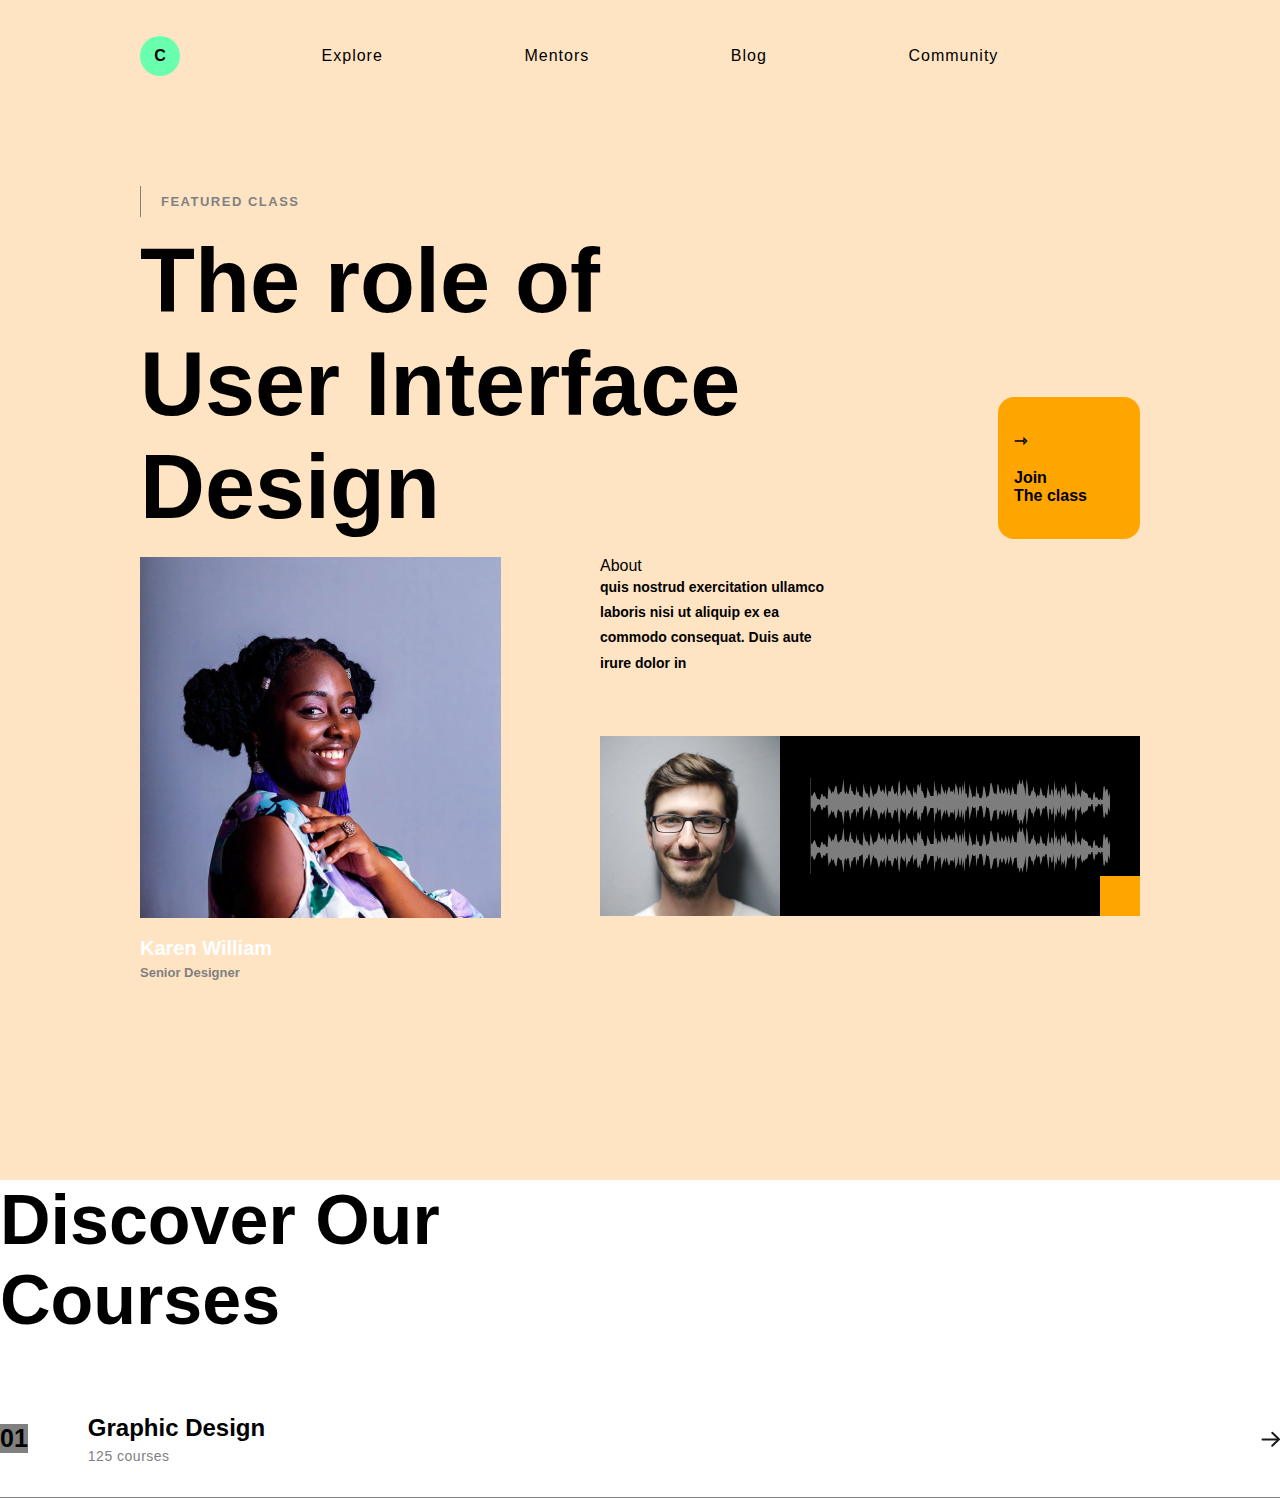
<file: index.html>
<!DOCTYPE html>
 <html lang="en">
 <head>
    <meta charset="UTF-8">
    <meta name="viewport" content="width=device-width, initial-scale=1.0">
    <title>Document</title>
    <link rel="stylesheet" href="lmgea.css">
    <style>
      /* Set the color property to change the text color */
      .custom-color {
        color: black; /* You can use color names, hex codes, or RGB values */
      }
    </style>
 </head>
 <body>
   <header>
      <div class="containter">
      <nav>
         <a href="" class="logo">C</a>
         <div class="nav-Links">
            <a href="" style="text-decoration: none;" class="custom-color">Explore</a>
            <a href="" style="text-decoration: none;" class="custom-color">Mentors</a>
            <a href="" style="text-decoration: none;" class="custom-color">Blog</a>
            <a href="" style="text-decoration: none;" class="custom-color">Community</a>
         </div>
      </nav>
      <section class="header-title">
        <p class="header-subtitle-title">featured class</p>
        <h1 class="header-title-text">The role of User Interface Design</h1>
        <a href="" class="join" style="text-decoration: none;">
          <p>⇾</p>
          <p>Join <br> The class</p>
        </a>
      </section>
      <section class="header-info">
        <div class="card-info">
          <img src="img/girl-avatar.png" alt="">
           <h2 class="info-title">Karen William</h2>
           <p class="info-subtitle">Senior Designer</p>
        </div>
      <div class="card-about">
        <div class="about-wrapper">
          <p about="about-text-title">About</p>
          <p class="about-text-subtitle">
            quis nostrud exercitation ullamco laboris 
            nisi ut aliquip ex ea commodo consequat. 
            Duis aute irure dolor in
          </p>  
        </div>
        <div class="audio-block">
          <img src="img/man-avatar.png" alt="">
          <div class="audio-container">
            <div class="audio-detail">
              <div class="control">
                <i class="fi-rr-play" id="playPause"></i>
              </div>
              <div id="wave"></div>
            </div>
          </div>
        </div>
      </div>
      </section>
    </div>
   </header>  
   <script src="wavesurfer.js"></script>
   <script src="media.js"></script>

   <footer>
    <div class="container">
        <h1 class="courses-title">Discover Our <br> Courses</h1>
        <section class="footer-row">
          <div class="left-block">
            <h4 class="course-number">01</h4>
            <div class="course-block">
              <h2>Graphic Design</h2>
              <p>125 courses</p>
            </div>
          </div>
          <img src="img/icons/arrow.svg" alt="">
        </section>
    </div>
   </footer>

   <script src="wavesurfer.js"></script>
   <script src="media.js"></script>
 </body>
 </html>
</file>
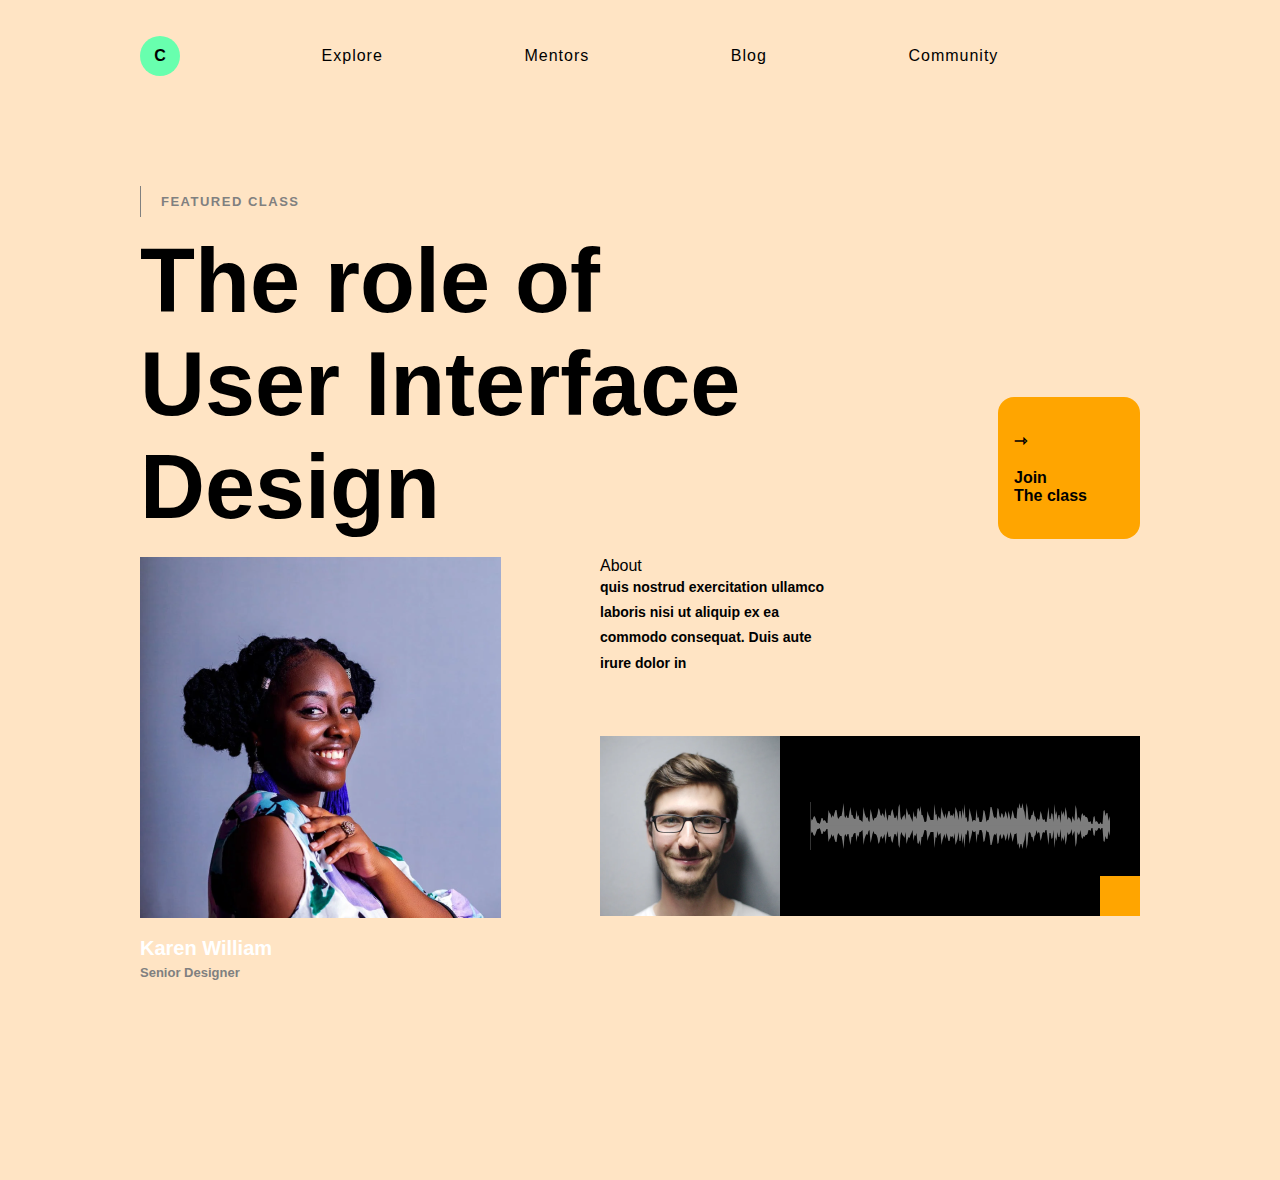
<file: lmao.html>
<!DOCTYPE html>
 <html lang="en">
 <head>
    <meta charset="UTF-8">
    <meta name="viewport" content="width=device-width, initial-scale=1.0">
    <title>Document</title>
    <link rel="stylesheet" href="lmgea.css">
    <style>
      /* Set the color property to change the text color */
      .custom-color {
        color: black; /* You can use color names, hex codes, or RGB values */
      }
    </style>
 </head>
 <body>
   <header>
      <div class="containter">
      <nav>
         <a href="" class="logo">C</a>
         <div class="nav-Links">
            <a href="" style="text-decoration: none;" class="custom-color">Explore</a>
            <a href="" style="text-decoration: none;" class="custom-color">Mentors</a>
            <a href="" style="text-decoration: none;" class="custom-color">Blog</a>
            <a href="" style="text-decoration: none;" class="custom-color">Community</a>
         </div>
      </nav>
      <section class="header-title">
        <p class="header-subtitle-title">featured class</p>
        <h1 class="header-title-text">The role of User Interface Design</h1>
        <a href="" class="join" style="text-decoration: none;">
          <p>⇾</p>
          <p>Join <br> The class</p>
        </a>
      </section>
      <section class="header-info">
        <div class="card-info">
          <img src="img/girl-avatar.png" alt="">
           <h2 class="info-title">Karen William</h2>
           <p class="info-subtitle">Senior Designer</p>
        </div>
      <div class="card-about">
        <div class="about-wrapper">
          <p about="about-text-title">About</p>
          <p class="about-text-subtitle">
            quis nostrud exercitation ullamco laboris 
            nisi ut aliquip ex ea commodo consequat. 
            Duis aute irure dolor in
          </p>  
        </div>
        <div class="audio-block">
          <img src="/img/man-avatar.png" alt="">
          <div class="audio-container">
            <div class="audio-detail">
              <div class="control">
                <i class="fi-rr-play" id="playPause"></i>
              </div>
              <div id="wave"></div>
            </div>
          </div>
        </div>
      </div>
      </section>
    </div>
   </header>  
   <script src="/wavesurfer.js"></script>
   <script src="/media.js"></script>
 </body>
 </html>
</file>
<file: lmgea.css>
@import url('https://cdn-uicons.flaticon.com/uicons-regular-rounded/css/uicons-regular-rounded.css');
*{
    margin: 0;
    font-family: Arial, Helvetica, sans-serif;
}

header{
    background-color: bisque;
    padding-top: 36px;
    padding-bottom: 200px;
}

.containter{
    max-width: 1000px;
    margin: auto;
}

nav{
    display: flex;
    justify-content: space-between;
    align-items: center;
}

.logo{
    width: 40px;
    height: 40px;
    border-radius: 50%;
    background-color: rgb(104, 255, 174);
    color: rgb(0, 0, 0);
    display: flex;
    justify-content: center;
    align-items: center;
    text-decoration: none;
    font-weight: bold;
    
}

.nav-Links{
   display: flex;
   justify-content: space-evenly;
   flex-grow: 1;
   letter-spacing: 1px;
}

.header-title{
    position: relative;
    margin-top: 110px;
    margin-bottom: 18px;
}

.header-subtitle-title{
    color: gray;
    font-size: 13px;
    font-weight: bold;
    border-left: 1px solid gray;
    padding: 8px 20px;
    margin-bottom: 13px;
    text-transform: uppercase;
    letter-spacing: 1.5px;
}

.header-title-text{
    font-size: 90px;
    color: black;
    font-weight: bold;
    max-width: 620px;
}

.join{
    background-color: orange;
    position: absolute;
    right: 0;
    bottom: 0;
    width: 110px;
    height: 110px;
    padding: 16px;
    display: flex;
    flex-direction: column;
    justify-content: space-evenly;
    text-decoration: none;
    color: black;
    font-weight: bold;
    border-radius: 16px;
}

.header-info{
    display: flex;
    justify-content: space-between;
}

.card-info{
    max-width: 361px;
}

.info-title{
    color: white;
    font-size: 20px;
    font-weight: bold;
    margin-top: 15px;
    margin-bottom: 5px;
}

.info-subtitle{
    color: gray;
    font-size: 13px;
    font-weight: bold;
}

.about-text-title{
    color: white;
    font-weight: 13px;
    border-left: 1px solid white;
    font-weight: bold;
    padding: 8px 20px;
    margin-bottom: 13px;
    letter-spacing: 1.5px;
    text-transform: uppercase;
}

.about-text-subtitle{
    color: black;
    font-size: 14px;
    max-width: 240px;
    line-height: 1.8;
    font-weight: bold;
}

.audio-block{
    background-color: black;
    display: flex;
    margin-top: 60px;
    width: 540px;
}

.audio-container{
    display: flex;
    justify-content: center;
    align-items: center;
    flex: 1;
    position: relative;
    padding: 0 30px;
}

.audio-detail{
    flex: 1;
}

.control{
    position: absolute;
    right: 0;
    bottom: 0;
}

.control i{
    width: 40px;
    height: 40px;
    background-color: orange;
    color: black;
    display: flex;
    justify-content: center;
    align-items: center;
}

.footer{
    background-color: gray;
}

.courses-title{
    font-size: 70px;
    color: black;
    padding-bottom: 40px;
}

.footer-row{
    display: flex;
    justify-content: space-between;
    align-items: center;
    border-bottom: 1px solid gray;
    padding: 30px 0;
}

.left-block{
    display: flex;
    align-items: center;
}

.course-number{
    background-color: gray;
    font-size: 25px;
}

.course-block{
    margin-left: 60px;
    line-height: 1.5;
}

.course-block p{
    font-size: 14px;
    letter-spacing: 0.5px;
    color: gray;
}
@media (max-width: 992px){
   .header-info{
    flex-direction: column;
   }
   .card-about{
    margin-top: 60px;
   }
   .containter{
    padding: 0 20px;
   }
   .about-wrapper{
    width: 300px
   }
}

@media (max-width: 578px){
    .join{
        display: none;
    }
    .header-title-text{
        font-size: 16px;
    }
    .audio-block img{
        display: none;
    }
    .audio-block, .card-about, .card-info{
        width: 100%;
    }
}
</file>
